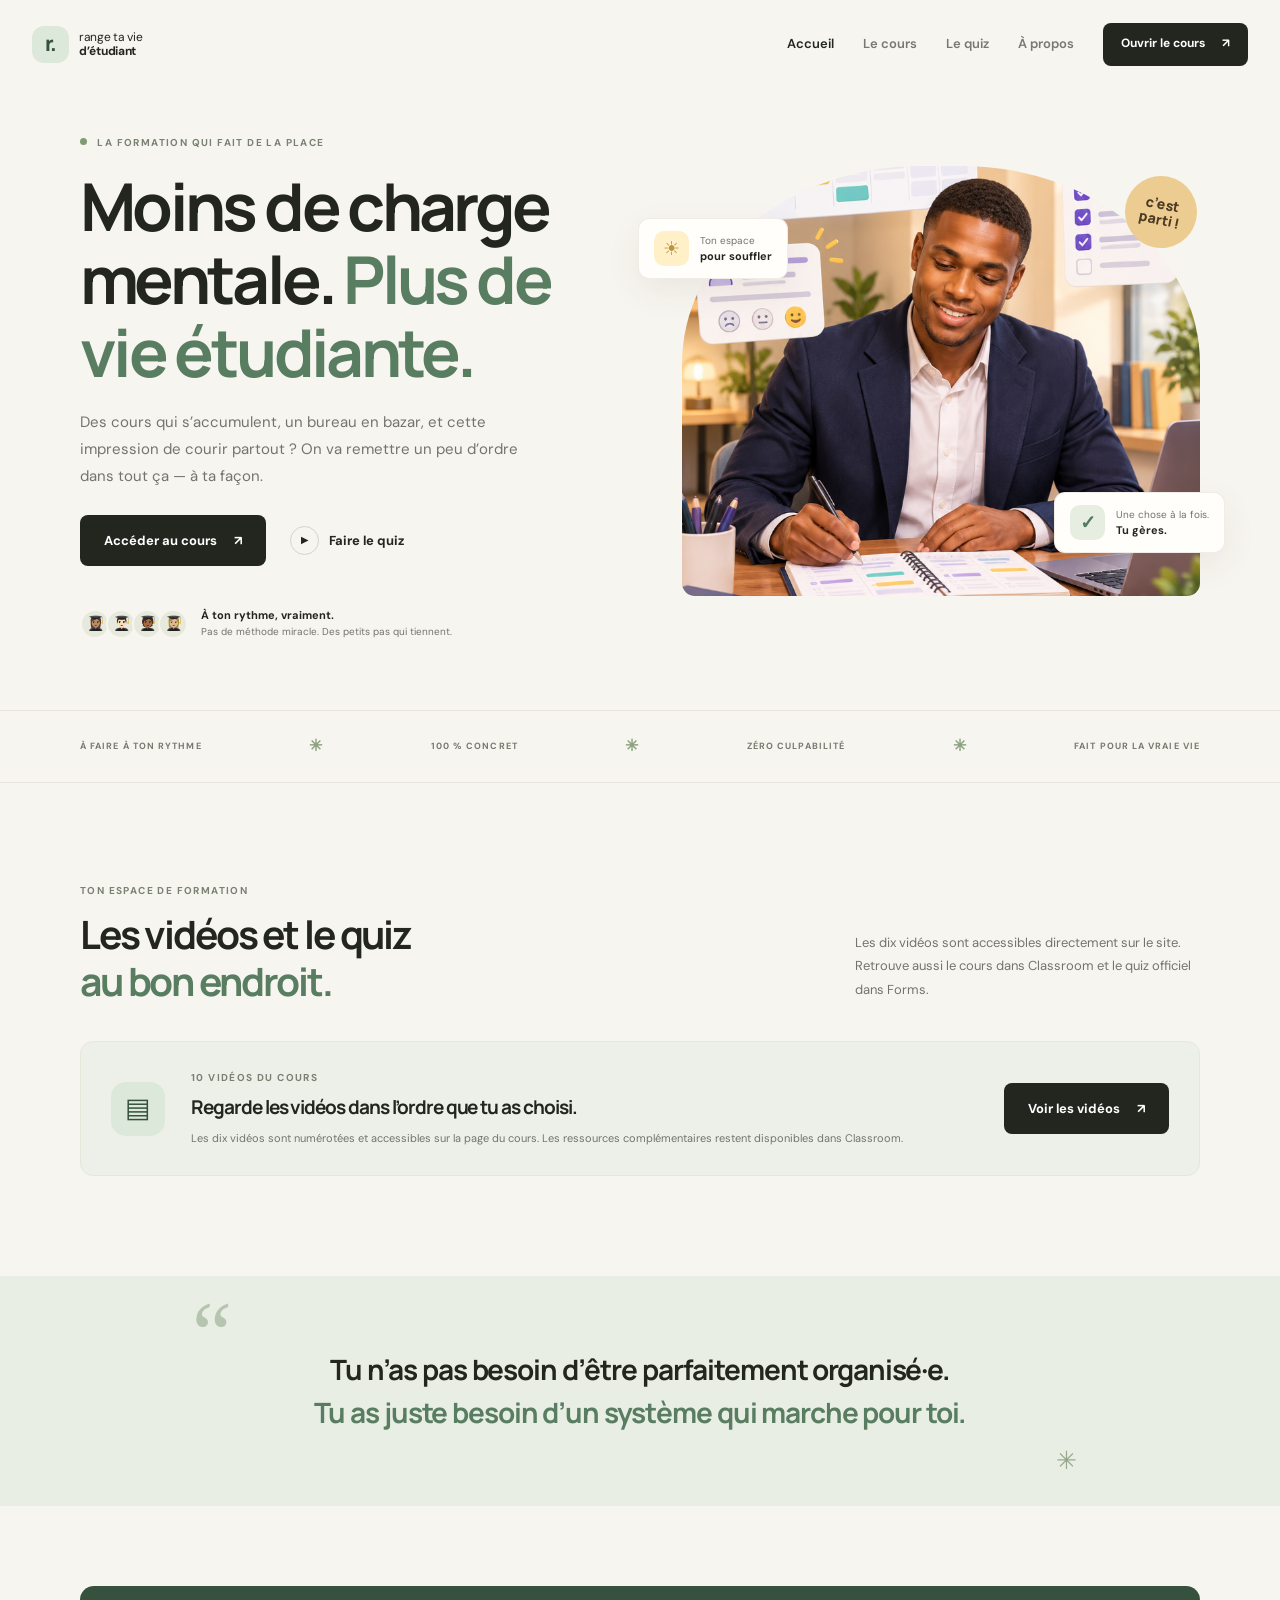
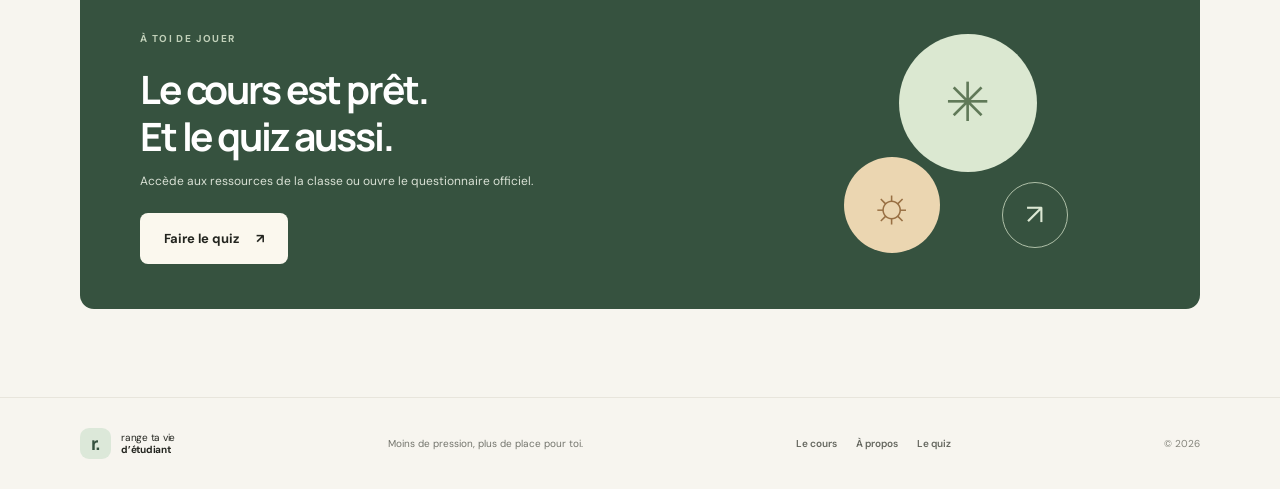
<file: index.html>
<!doctype html>
<html lang="fr">
<head>
  <meta charset="utf-8">
  <meta name="viewport" content="width=device-width, initial-scale=1">
  <meta name="theme-color" content="#f7f5ef">
  <meta name="description" content="Une formation douce et concrète pour mieux t’organiser, réviser sans stress et profiter de ta vie étudiante.">
  <title>Range ta vie d’étudiant — Moins de charge mentale</title>
  <link rel="preconnect" href="https://fonts.googleapis.com">
  <link rel="preconnect" href="https://fonts.gstatic.com" crossorigin>
  <link href="https://fonts.googleapis.com/css2?family=DM+Sans:wght@400;500;600;700&family=Manrope:wght@400;500;600;700;800&display=swap" rel="stylesheet">
  <link rel="stylesheet" href="css/style.css">
  <script src="js/main.js" defer></script>
</head>
<body>
  <header class="site-header">
    <a class="brand" href="index.html" aria-label="Range ta vie d’étudiant, accueil">
      <span class="brand-mark" aria-hidden="true">r.</span>
      <span>range ta vie<br><strong>d’étudiant</strong></span>
    </a>
    <button class="menu-toggle" type="button" aria-expanded="false" aria-controls="site-nav" aria-label="Ouvrir le menu">
      <span></span><span></span>
    </button>
    <nav class="site-nav" id="site-nav" aria-label="Navigation principale">
      <a class="nav-link active" href="index.html" aria-current="page">Accueil</a>
      <a class="nav-link" href="modules.html">Le cours</a>
      <a class="nav-link" href="quiz.html">Le quiz</a>
      <a class="nav-link" href="a-propos.html">À propos</a>
      <a class="button button-small button-dark nav-cta" href="modules.html">Ouvrir le cours <span aria-hidden="true">↗</span></a>
    </nav>
  </header>

  <main>
    <section class="hero container">
      <div class="hero-copy">
        <p class="eyebrow"><span class="eyebrow-dot"></span> LA FORMATION QUI FAIT DE LA PLACE</p>
        <h1>Moins de charge<br>mentale. <span>Plus de<br>vie étudiante.</span></h1>
        <p class="hero-description">Des cours qui s’accumulent, un bureau en bazar, et cette impression de courir partout ? On va remettre un peu d’ordre dans tout ça — à ta façon.</p>
        <div class="hero-actions">
          <a class="button button-dark" href="modules.html">Accéder au cours <span aria-hidden="true">↗</span></a>
          <a class="text-link" href="quiz.html"><span class="play-icon" aria-hidden="true">▶</span> Faire le quiz</a>
        </div>
        <div class="hero-proof">
          <div class="avatar-stack" aria-hidden="true"><span>👩🏽‍🎓</span><span>👨🏻‍🎓</span><span>🧑🏾‍🎓</span><span>👩🏼‍🎓</span></div>
          <p><strong>À ton rythme, vraiment.</strong><br>Pas de méthode miracle. Des petits pas qui tiennent.</p>
        </div>
      </div>
      <div class="hero-visual">
        <img src="assets/images/couverture.png" alt="Étudiant qui organise sa semaine et prend des notes à son bureau">
        <div class="floating-note note-top"><span class="note-icon sun-icon">☀</span><span>Ton espace<br><strong>pour souffler</strong></span></div>
        <div class="floating-note note-bottom"><span class="note-icon check-icon">✓</span><span>Une chose à la fois.<br><strong>Tu gères.</strong></span></div>
        <span class="hero-sticker" aria-hidden="true">c’est<br>parti !</span>
      </div>
    </section>

    <section class="promise-strip" aria-label="À propos de la formation">
      <div class="container promise-inner">
        <span>À FAIRE À TON RYTHME</span><span class="promise-star" aria-hidden="true">✳</span>
        <span>100 % CONCRET</span><span class="promise-star" aria-hidden="true">✳</span>
        <span>ZÉRO CULPABILITÉ</span><span class="promise-star" aria-hidden="true">✳</span>
        <span>FAIT POUR LA VRAIE VIE</span>
      </div>
    </section>

    <section class="section container" id="comment-ca-marche">
      <div class="section-heading">
        <div><p class="eyebrow">TON ESPACE DE FORMATION</p><h2>Les vidéos et le quiz<br><span>au bon endroit.</span></h2></div>
        <p>Les dix vidéos sont accessibles directement sur le site. Retrouve aussi le cours dans Classroom et le quiz officiel dans Forms.</p>
      </div>
      <div class="classroom-promo">
        <div class="classroom-promo-icon" aria-hidden="true">▤</div>
        <div><p class="eyebrow">10 VIDÉOS DU COURS</p><h3>Regarde les vidéos dans l’ordre que tu as choisi.</h3><p>Les dix vidéos sont numérotées et accessibles sur la page du cours. Les ressources complémentaires restent disponibles dans Classroom.</p></div>
        <a class="button button-dark" href="modules.html">Voir les vidéos <span aria-hidden="true">↗</span></a>
      </div>
    </section>

    <section class="quote-band">
      <div class="container quote-inner"><span class="quote-mark" aria-hidden="true">“</span><blockquote>Tu n’as pas besoin d’être parfaitement organisé·e.<br><span>Tu as juste besoin d’un système qui marche pour toi.</span></blockquote><span class="quote-sparkle" aria-hidden="true">✳</span></div>
    </section>

    <section class="section container closing-section">
      <div class="closing-card"><div><p class="eyebrow">À TOI DE JOUER</p><h2>Le cours est prêt.<br>Et le quiz aussi.</h2><p>Accède aux ressources de la classe ou ouvre le questionnaire officiel.</p><a class="button button-light" href="quiz.html">Faire le quiz <span aria-hidden="true">↗</span></a></div><div class="closing-doodle" aria-hidden="true"><span>✳</span><span>☼</span><span>↗</span></div></div>
    </section>
  </main>

  <footer class="site-footer"><div class="container footer-inner"><a class="brand footer-brand" href="index.html"><span class="brand-mark">r.</span><span>range ta vie<br><strong>d’étudiant</strong></span></a><p>Moins de pression, plus de place pour toi.</p><div class="footer-links"><a href="modules.html">Le cours</a><a href="a-propos.html">À propos</a><a href="quiz.html">Le quiz</a></div><span class="copyright">© <span data-year></span></span></div></footer>
</body>
</html>
</file>
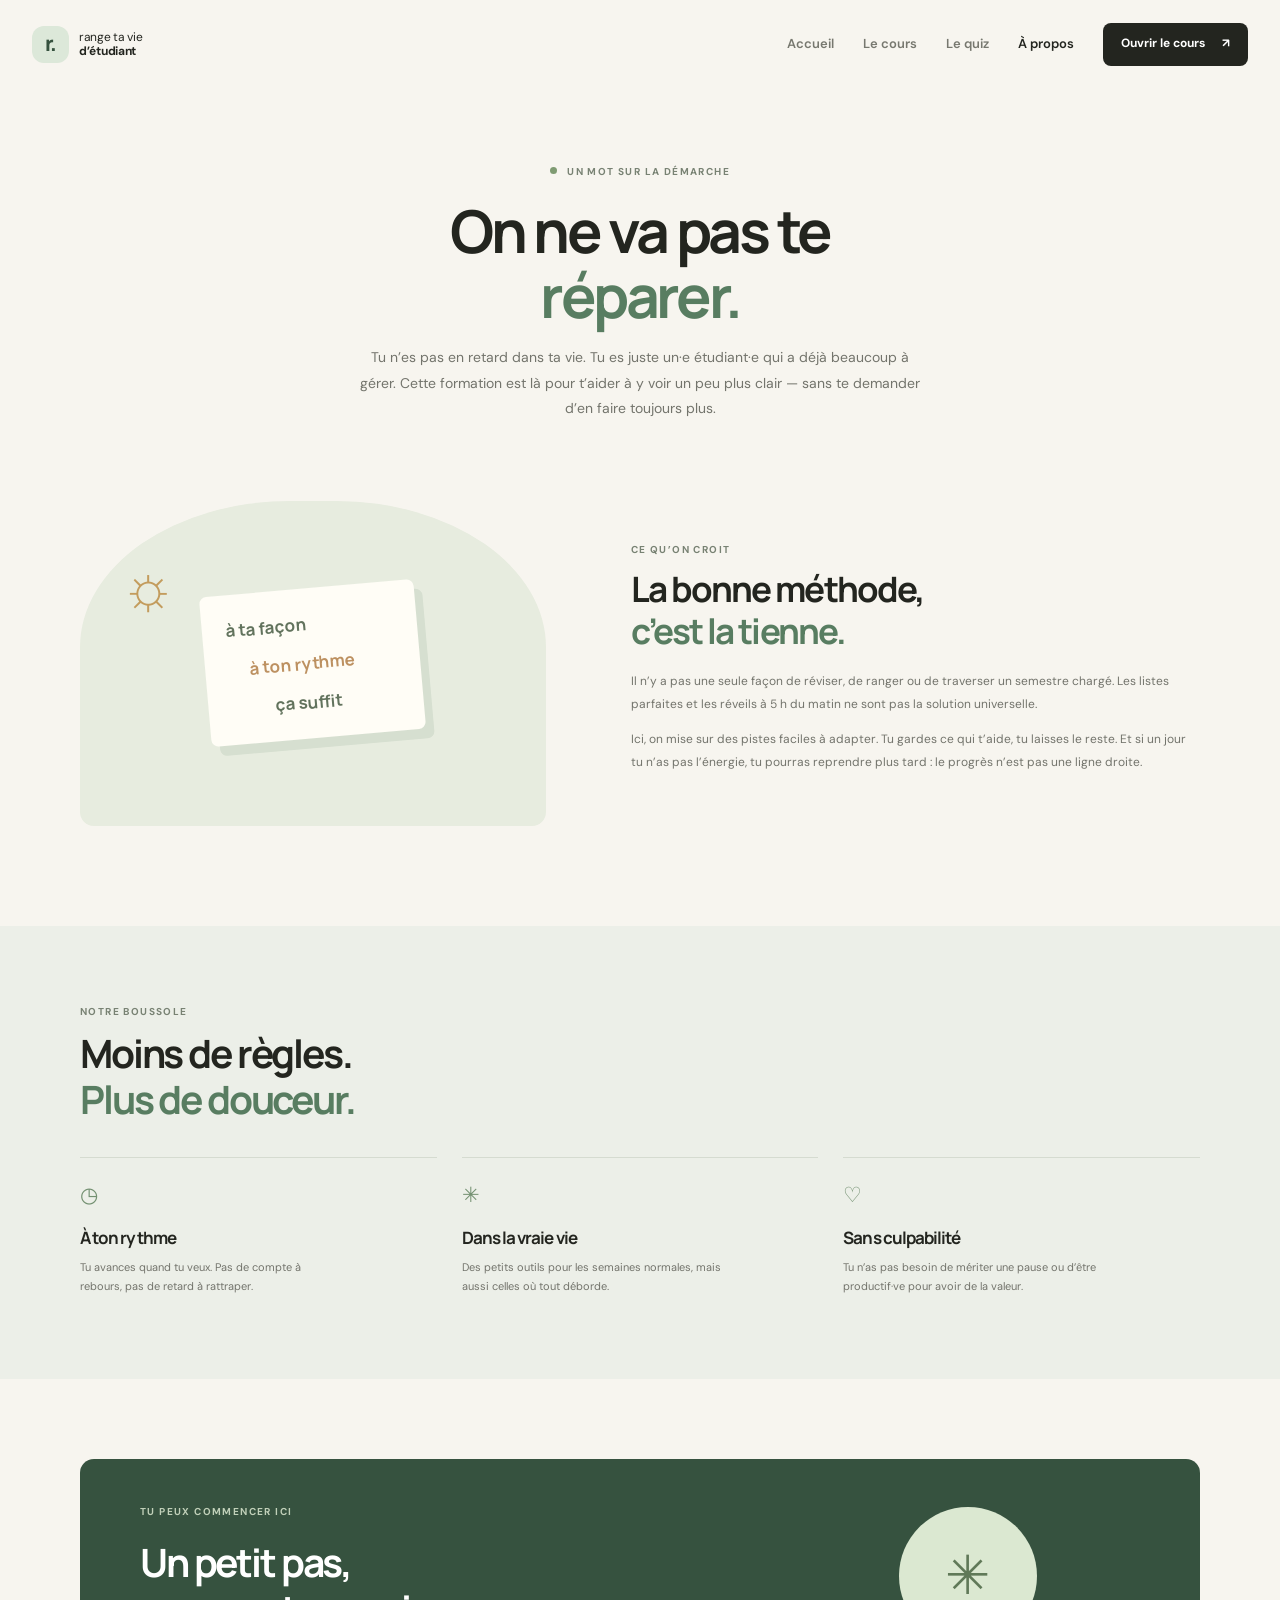
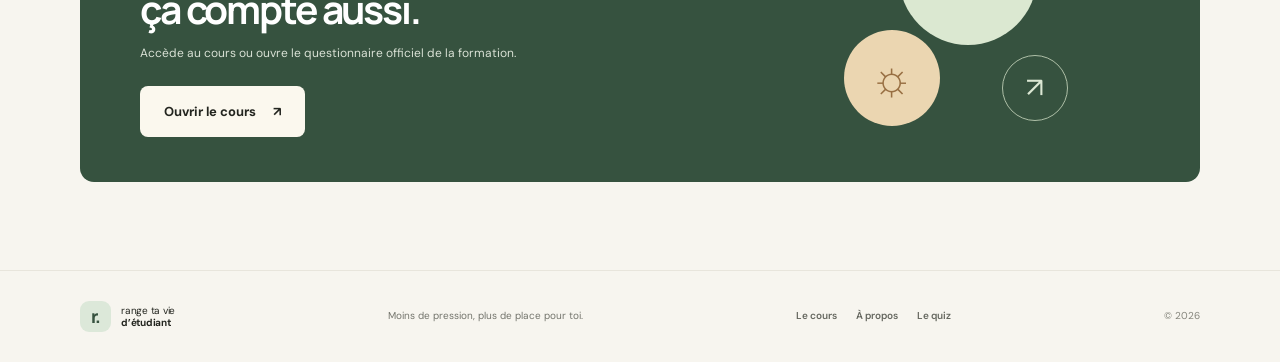
<file: a-propos.html>
<!doctype html>
<html lang="fr">
<head>
  <meta charset="utf-8">
  <meta name="viewport" content="width=device-width, initial-scale=1">
  <meta name="theme-color" content="#f7f5ef">
  <meta name="description" content="Découvre l’esprit derrière Range ta vie d’étudiant : une formation bienveillante, simple et pensée pour la vraie vie.">
  <title>À propos — Range ta vie d’étudiant</title>
  <link rel="preconnect" href="https://fonts.googleapis.com">
  <link rel="preconnect" href="https://fonts.gstatic.com" crossorigin>
  <link href="https://fonts.googleapis.com/css2?family=DM+Sans:wght@400;500;600;700&family=Manrope:wght@400;500;600;700;800&display=swap" rel="stylesheet">
  <link rel="stylesheet" href="css/style.css">
  <script src="js/main.js" defer></script>
</head>
<body>
  <header class="site-header">
    <a class="brand" href="index.html" aria-label="Range ta vie d’étudiant, accueil"><span class="brand-mark">r.</span><span>range ta vie<br><strong>d’étudiant</strong></span></a>
    <button class="menu-toggle" type="button" aria-expanded="false" aria-controls="site-nav" aria-label="Ouvrir le menu"><span></span><span></span></button>
    <nav class="site-nav" id="site-nav" aria-label="Navigation principale"><a class="nav-link" href="index.html">Accueil</a><a class="nav-link" href="modules.html">Le cours</a><a class="nav-link" href="quiz.html">Le quiz</a><a class="nav-link active" href="a-propos.html" aria-current="page">À propos</a><a class="button button-small button-dark nav-cta" href="modules.html">Ouvrir le cours <span aria-hidden="true">↗</span></a></nav>
  </header>
  <main>
    <section class="page-hero container about-hero"><p class="eyebrow"><span class="eyebrow-dot"></span> UN MOT SUR LA DÉMARCHE</p><h1>On ne va pas te<br><span>réparer.</span></h1><p>Tu n’es pas en retard dans ta vie. Tu es juste un·e étudiant·e qui a déjà beaucoup à gérer. Cette formation est là pour t’aider à y voir un peu plus clair — sans te demander d’en faire toujours plus.</p></section>
    <section class="about-manifesto container">
      <div class="manifesto-visual"><div class="manifesto-sun">☼</div><div class="manifesto-note"><span>à ta façon</span><span>à ton rythme</span><span>ça suffit</span></div></div>
      <div class="manifesto-copy"><p class="eyebrow">CE QU’ON CROIT</p><h2>La bonne méthode,<br><span>c’est la tienne.</span></h2><p>Il n’y a pas une seule façon de réviser, de ranger ou de traverser un semestre chargé. Les listes parfaites et les réveils à 5 h du matin ne sont pas la solution universelle.</p><p>Ici, on mise sur des pistes faciles à adapter. Tu gardes ce qui t’aide, tu laisses le reste. Et si un jour tu n’as pas l’énergie, tu pourras reprendre plus tard : le progrès n’est pas une ligne droite.</p></div>
    </section>
    <section class="values-section"><div class="container"><p class="eyebrow">NOTRE BOUSSOLE</p><h2>Moins de règles.<br><span>Plus de douceur.</span></h2><div class="values-grid"><article><span aria-hidden="true">◷</span><h3>À ton rythme</h3><p>Tu avances quand tu veux. Pas de compte à rebours, pas de retard à rattraper.</p></article><article><span aria-hidden="true">✳</span><h3>Dans la vraie vie</h3><p>Des petits outils pour les semaines normales, mais aussi celles où tout déborde.</p></article><article><span aria-hidden="true">♡</span><h3>Sans culpabilité</h3><p>Tu n’as pas besoin de mériter une pause ou d’être productif·ve pour avoir de la valeur.</p></article></div></div></section>
    <section class="section container closing-section"><div class="closing-card"><div><p class="eyebrow">TU PEUX COMMENCER ICI</p><h2>Un petit pas,<br>ça compte aussi.</h2><p>Accède au cours ou ouvre le questionnaire officiel de la formation.</p><a class="button button-light" href="modules.html">Ouvrir le cours <span aria-hidden="true">↗</span></a></div><div class="closing-doodle" aria-hidden="true"><span>✳</span><span>☼</span><span>↗</span></div></div></section>
  </main>
  <footer class="site-footer"><div class="container footer-inner"><a class="brand footer-brand" href="index.html"><span class="brand-mark">r.</span><span>range ta vie<br><strong>d’étudiant</strong></span></a><p>Moins de pression, plus de place pour toi.</p><div class="footer-links"><a href="modules.html">Le cours</a><a href="a-propos.html">À propos</a><a href="quiz.html">Le quiz</a></div><span class="copyright">© <span data-year></span></span></div></footer>
</body>
</html>
</file>
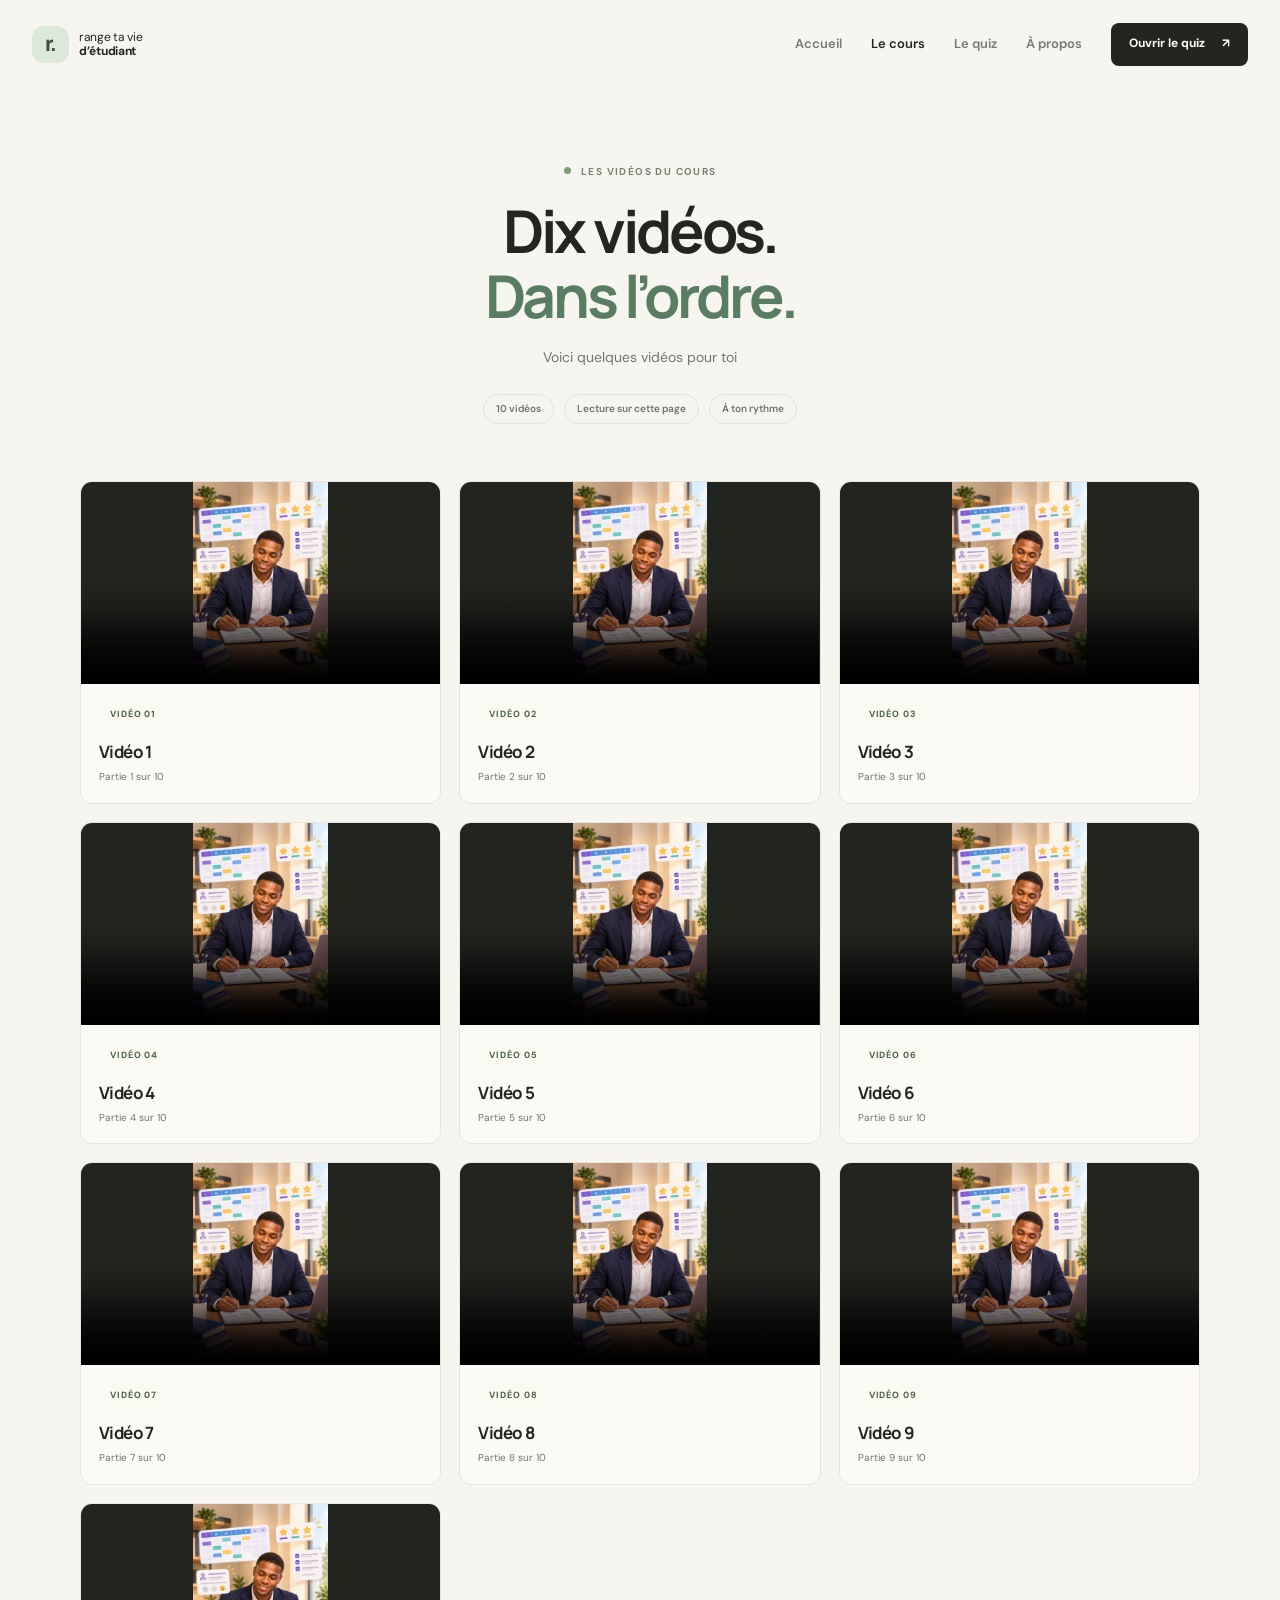
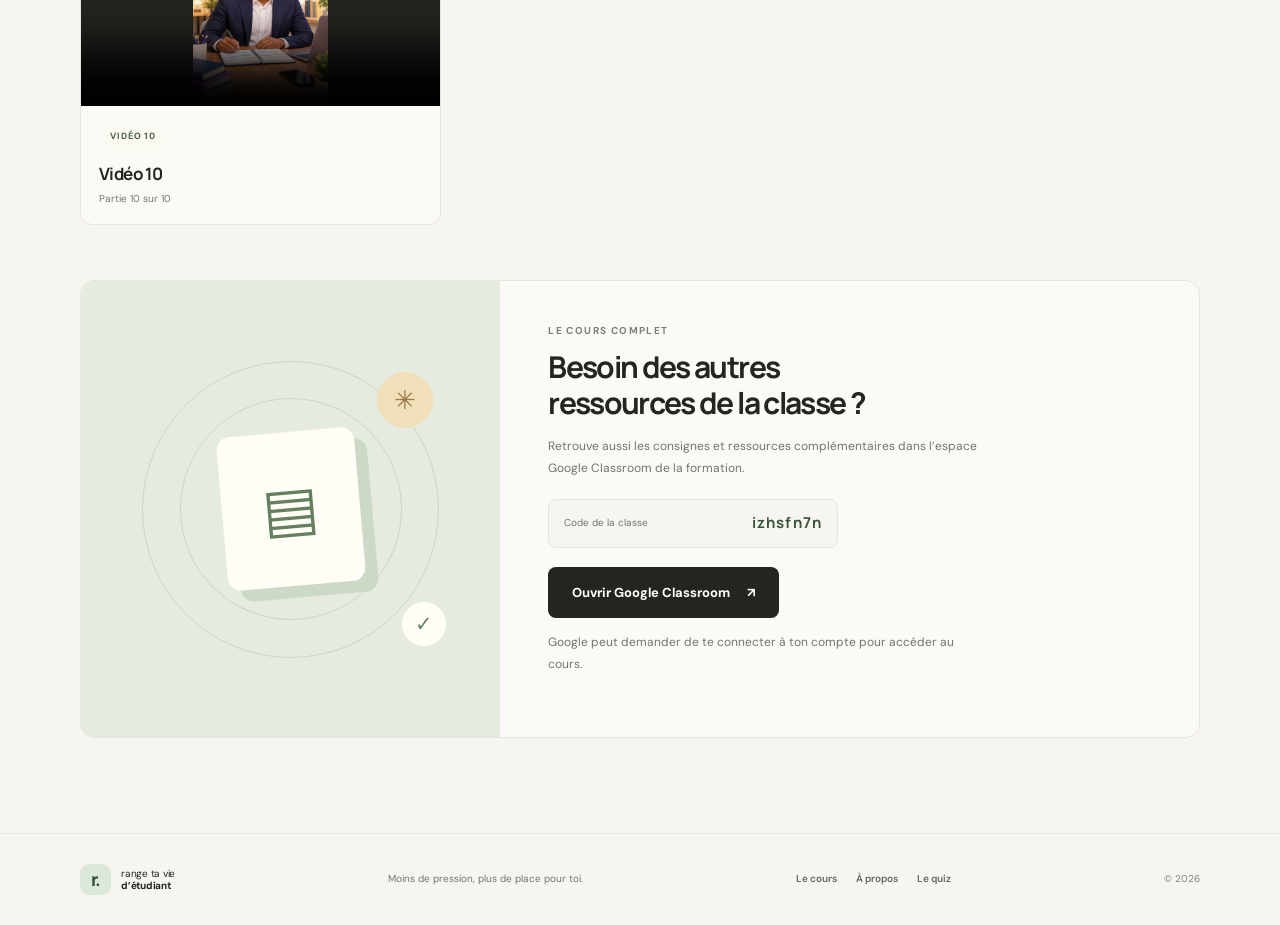
<file: modules.html>
<!doctype html>
<html lang="fr">
<head>
  <meta charset="utf-8">
  <meta name="viewport" content="width=device-width, initial-scale=1">
  <meta name="theme-color" content="#f7f5ef">
  <meta name="description" content="Accède au cours Range ta vie d’étudiant sur Google Classroom avec le code de classe fourni.">
  <title>Le cours — Range ta vie d’étudiant</title>
  <link rel="preconnect" href="https://fonts.googleapis.com">
  <link rel="preconnect" href="https://fonts.gstatic.com" crossorigin>
  <link href="https://fonts.googleapis.com/css2?family=DM+Sans:wght@400;500;600;700&family=Manrope:wght@400;500;600;700;800&display=swap" rel="stylesheet">
  <link rel="stylesheet" href="css/style.css">
  <script src="js/main.js" defer></script>
</head>
<body>
  <header class="site-header">
    <a class="brand" href="index.html" aria-label="Range ta vie d’étudiant, accueil"><span class="brand-mark">r.</span><span>range ta vie<br><strong>d’étudiant</strong></span></a>
    <button class="menu-toggle" type="button" aria-expanded="false" aria-controls="site-nav" aria-label="Ouvrir le menu"><span></span><span></span></button>
    <nav class="site-nav" id="site-nav" aria-label="Navigation principale"><a class="nav-link" href="index.html">Accueil</a><a class="nav-link active" href="modules.html" aria-current="page">Le cours</a><a class="nav-link" href="quiz.html">Le quiz</a><a class="nav-link" href="a-propos.html">À propos</a><a class="button button-small button-dark nav-cta" href="quiz.html">Ouvrir le quiz <span aria-hidden="true">↗</span></a></nav>
  </header>
  <main>
    <section class="page-hero container"><p class="eyebrow"><span class="eyebrow-dot"></span> LES VIDÉOS DU COURS</p><h1>Dix vidéos.<br><span>Dans l’ordre.</span></h1><p>Voici quelques vidéos pour toi</p><div class="course-meta"><span>10 vidéos</span><span>Lecture sur cette page</span><span>À ton rythme</span></div></section>
    <p class="video-server-notice container" data-video-server-notice role="note" hidden>Tu as ouvert le site comme un fichier. Pour lire les vidéos, lance d’abord <strong>Ouvrir le site.bat</strong> depuis le dossier du site, puis ouvre <a href="http://127.0.0.1:8765/modules.html">la page des vidéos sur le serveur local</a>.</p>
    <section class="video-library-section container" aria-label="Les dix vidéos du cours">
      <div class="video-library-grid">
        <article class="lesson-video-card"><div class="lesson-video-frame"><video controls playsinline preload="none" poster="assets/images/couverture.png" aria-label="Vidéo 1 sur 10"><source src="assets/videos/video-01.mp4" type="video/mp4">Ton navigateur ne prend pas en charge les vidéos MP4.</video></div><div class="lesson-video-copy"><span class="module-pill">VIDÉO 01</span><h2>Vidéo 1</h2><p>Partie 1 sur 10</p></div></article>
        <article class="lesson-video-card"><div class="lesson-video-frame"><video controls playsinline preload="none" poster="assets/images/couverture.png" aria-label="Vidéo 2 sur 10"><source src="assets/videos/video-02.mp4" type="video/mp4">Ton navigateur ne prend pas en charge les vidéos MP4.</video></div><div class="lesson-video-copy"><span class="module-pill">VIDÉO 02</span><h2>Vidéo 2</h2><p>Partie 2 sur 10</p></div></article>
        <article class="lesson-video-card"><div class="lesson-video-frame"><video controls playsinline preload="none" poster="assets/images/couverture.png" aria-label="Vidéo 3 sur 10"><source src="assets/videos/video-03.mp4" type="video/mp4">Ton navigateur ne prend pas en charge les vidéos MP4.</video></div><div class="lesson-video-copy"><span class="module-pill">VIDÉO 03</span><h2>Vidéo 3</h2><p>Partie 3 sur 10</p></div></article>
        <article class="lesson-video-card"><div class="lesson-video-frame"><video controls playsinline preload="none" poster="assets/images/couverture.png" aria-label="Vidéo 4 sur 10"><source src="assets/videos/video-04.mp4" type="video/mp4">Ton navigateur ne prend pas en charge les vidéos MP4.</video></div><div class="lesson-video-copy"><span class="module-pill">VIDÉO 04</span><h2>Vidéo 4</h2><p>Partie 4 sur 10</p></div></article>
        <article class="lesson-video-card"><div class="lesson-video-frame"><video controls playsinline preload="none" poster="assets/images/couverture.png" aria-label="Vidéo 5 sur 10"><source src="assets/videos/video-05.mp4" type="video/mp4">Ton navigateur ne prend pas en charge les vidéos MP4.</video></div><div class="lesson-video-copy"><span class="module-pill">VIDÉO 05</span><h2>Vidéo 5</h2><p>Partie 5 sur 10</p></div></article>
        <article class="lesson-video-card"><div class="lesson-video-frame"><video controls playsinline preload="none" poster="assets/images/couverture.png" aria-label="Vidéo 6 sur 10"><source src="assets/videos/video-06.mp4" type="video/mp4">Ton navigateur ne prend pas en charge les vidéos MP4.</video></div><div class="lesson-video-copy"><span class="module-pill">VIDÉO 06</span><h2>Vidéo 6</h2><p>Partie 6 sur 10</p></div></article>
        <article class="lesson-video-card"><div class="lesson-video-frame"><video controls playsinline preload="none" poster="assets/images/couverture.png" aria-label="Vidéo 7 sur 10"><source src="assets/videos/video-07.mp4" type="video/mp4">Ton navigateur ne prend pas en charge les vidéos MP4.</video></div><div class="lesson-video-copy"><span class="module-pill">VIDÉO 07</span><h2>Vidéo 7</h2><p>Partie 7 sur 10</p></div></article>
        <article class="lesson-video-card"><div class="lesson-video-frame"><video controls playsinline preload="none" poster="assets/images/couverture.png" aria-label="Vidéo 8 sur 10"><source src="assets/videos/video-08.mp4" type="video/mp4">Ton navigateur ne prend pas en charge les vidéos MP4.</video></div><div class="lesson-video-copy"><span class="module-pill">VIDÉO 08</span><h2>Vidéo 8</h2><p>Partie 8 sur 10</p></div></article>
        <article class="lesson-video-card"><div class="lesson-video-frame"><video controls playsinline preload="none" poster="assets/images/couverture.png" aria-label="Vidéo 9 sur 10"><source src="assets/videos/video-09.mp4" type="video/mp4">Ton navigateur ne prend pas en charge les vidéos MP4.</video></div><div class="lesson-video-copy"><span class="module-pill">VIDÉO 09</span><h2>Vidéo 9</h2><p>Partie 9 sur 10</p></div></article>
        <article class="lesson-video-card"><div class="lesson-video-frame"><video controls playsinline preload="none" poster="assets/images/couverture.png" aria-label="Vidéo 10 sur 10"><source src="assets/videos/video-10.mp4" type="video/mp4">Ton navigateur ne prend pas en charge les vidéos MP4.</video></div><div class="lesson-video-copy"><span class="module-pill">VIDÉO 10</span><h2>Vidéo 10</h2><p>Partie 10 sur 10</p></div></article>
      </div>
    </section>
    <section class="course-access-section container">
      <article class="course-access-card">
        <div class="course-access-art" aria-hidden="true"><span class="access-folder">▤</span><span class="access-spark">✳</span><span class="access-check">✓</span></div>
        <div class="course-access-copy">
          <p class="eyebrow">LE COURS COMPLET</p>
          <h2>Besoin des autres<br>ressources de la classe ?</h2>
          <p>Retrouve aussi les consignes et ressources complémentaires dans l’espace Google Classroom de la formation.</p>
          <div class="course-code"><span>Code de la classe</span><strong>izhsfn7n</strong></div>
          <a class="button button-dark" href="https://classroom.google.com/c/ODI2ODAyNjIyODg0?cjc=izhsfn7n" target="_blank" rel="noopener noreferrer">Ouvrir Google Classroom <span aria-hidden="true">↗</span></a>
          <p class="access-note">Google peut demander de te connecter à ton compte pour accéder au cours.</p>
        </div>
      </article>
    </section>
  </main>
  <footer class="site-footer"><div class="container footer-inner"><a class="brand footer-brand" href="index.html"><span class="brand-mark">r.</span><span>range ta vie<br><strong>d’étudiant</strong></span></a><p>Moins de pression, plus de place pour toi.</p><div class="footer-links"><a href="modules.html">Le cours</a><a href="a-propos.html">À propos</a><a href="quiz.html">Le quiz</a></div><span class="copyright">© <span data-year></span></span></div></footer>
</body>
</html>
</file>
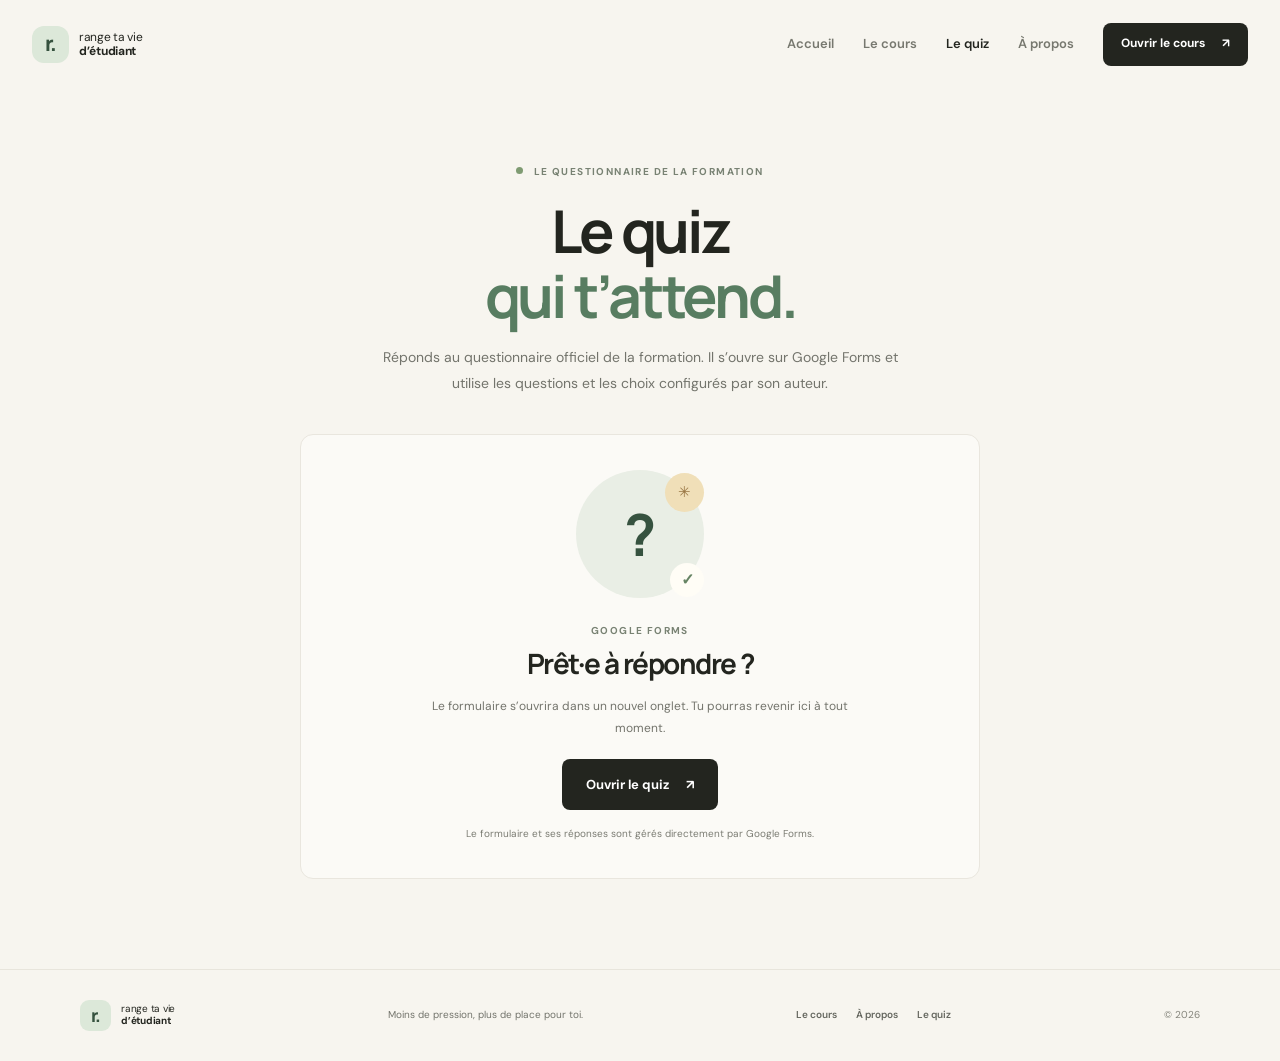
<file: quiz.html>
<!doctype html>
<html lang="fr">
<head>
  <meta charset="utf-8">
  <meta name="viewport" content="width=device-width, initial-scale=1">
  <meta name="theme-color" content="#f7f5ef">
  <meta name="description" content="Accède au quiz officiel Range ta vie d’étudiant hébergé sur Google Forms.">
  <title>Le quiz — Range ta vie d’étudiant</title>
  <link rel="preconnect" href="https://fonts.googleapis.com">
  <link rel="preconnect" href="https://fonts.gstatic.com" crossorigin>
  <link href="https://fonts.googleapis.com/css2?family=DM+Sans:wght@400;500;600;700&family=Manrope:wght@400;500;600;700;800&display=swap" rel="stylesheet">
  <link rel="stylesheet" href="css/style.css">
  <script src="js/main.js" defer></script>
</head>
<body>
  <header class="site-header">
    <a class="brand" href="index.html" aria-label="Range ta vie d’étudiant, accueil"><span class="brand-mark">r.</span><span>range ta vie<br><strong>d’étudiant</strong></span></a>
    <button class="menu-toggle" type="button" aria-expanded="false" aria-controls="site-nav" aria-label="Ouvrir le menu"><span></span><span></span></button>
    <nav class="site-nav" id="site-nav" aria-label="Navigation principale"><a class="nav-link" href="index.html">Accueil</a><a class="nav-link" href="modules.html">Le cours</a><a class="nav-link active" href="quiz.html" aria-current="page">Le quiz</a><a class="nav-link" href="a-propos.html">À propos</a><a class="button button-small button-dark nav-cta" href="modules.html">Ouvrir le cours <span aria-hidden="true">↗</span></a></nav>
  </header>
  <main>
    <section class="page-hero quiz-hero container"><p class="eyebrow"><span class="eyebrow-dot"></span> LE QUESTIONNAIRE DE LA FORMATION</p><h1>Le quiz<br><span>qui t’attend.</span></h1><p>Réponds au questionnaire officiel de la formation. Il s’ouvre sur Google Forms et utilise les questions et les choix configurés par son auteur.</p></section>
    <section class="quiz-wrap container">
      <article class="external-quiz-card">
        <div class="quiz-card-art" aria-hidden="true"><span>?</span><i>✳</i><b>✓</b></div>
        <p class="eyebrow">GOOGLE FORMS</p>
        <h2>Prêt·e à répondre ?</h2>
        <p>Le formulaire s’ouvrira dans un nouvel onglet. Tu pourras revenir ici à tout moment.</p>
        <a class="button button-dark" href="https://docs.google.com/forms/d/e/1FAIpQLSeabF2TVk_FQI3DPZJOstu6in3TQPsbHOI-p7lxRyKmaJV_Jw/viewform?usp=dialog" target="_blank" rel="noopener noreferrer">Ouvrir le quiz <span aria-hidden="true">↗</span></a>
        <p class="access-note">Le formulaire et ses réponses sont gérés directement par Google Forms.</p>
      </article>
    </section>
  </main>
  <footer class="site-footer"><div class="container footer-inner"><a class="brand footer-brand" href="index.html"><span class="brand-mark">r.</span><span>range ta vie<br><strong>d’étudiant</strong></span></a><p>Moins de pression, plus de place pour toi.</p><div class="footer-links"><a href="modules.html">Le cours</a><a href="a-propos.html">À propos</a><a href="quiz.html">Le quiz</a></div><span class="copyright">© <span data-year></span></span></div></footer>
</body>
</html>
</file>
<file: css/style.css>
:root {
  color-scheme: light;
  --paper: #f7f5ef;
  --ink: #23251f;
  --muted: #73746c;
  --green: #587d61;
  --green-dark: #36523f;
  --line: #e8e5dc;
  --font-body: "DM Sans", sans-serif;
  --font-heading: "Manrope", sans-serif;
}

* { box-sizing: border-box; }
html { scroll-behavior: smooth; }
body { margin: 0; background: var(--paper); color: var(--ink); font-family: var(--font-body); font-size: 15px; line-height: 1.65; }
a { color: inherit; text-decoration: none; }
button, input { font: inherit; }
button, a { -webkit-tap-highlight-color: transparent; }
img { display: block; max-width: 100%; }
.container { width: min(1120px, calc(100% - 64px)); margin-inline: auto; }
.site-header { width: min(1240px, calc(100% - 64px)); height: 88px; margin: auto; display: flex; align-items: center; justify-content: space-between; gap: 30px; }
.brand { display: inline-flex; align-items: center; gap: 10px; font-size: 12px; line-height: 1.2; letter-spacing: -.025em; flex-shrink: 0; }
.brand strong { font-weight: 700; }
.brand-mark { width: 37px; height: 37px; display: grid; place-items: center; border-radius: 12px; background: #dce8d9; color: var(--green-dark); font-family: var(--font-heading); font-size: 21px; font-weight: 800; letter-spacing: -.08em; }
.site-nav { display: flex; align-items: center; gap: 29px; }
.nav-link { color: #77786f; font-size: 13px; font-weight: 600; transition: color .2s ease; }
.nav-link:hover, .nav-link.active { color: var(--ink); }
.menu-toggle { display: none; }
.button { min-height: 51px; display: inline-flex; align-items: center; justify-content: center; gap: 17px; padding: 0 23px; border: 1px solid transparent; border-radius: 8px; font-size: 13px; font-weight: 700; cursor: pointer; transition: transform .2s ease, background .2s ease, border-color .2s ease; }
.button:hover { transform: translateY(-2px); }
.button-dark { background: var(--ink); color: #fff; }
.button-dark:hover { background: #3d4038; }
.button-small { min-height: 43px; padding-inline: 17px; font-size: 12px; }
.button-light { background: #fbf8ee; color: var(--ink); }
.button-light:hover { background: #fff; }
.button-outline { border-color: #deddd5; background: transparent; color: var(--ink); }
.button-outline:hover { border-color: #a7bba3; background: #f8faf5; }
.text-link { display: inline-flex; align-items: center; gap: 10px; font-size: 13px; font-weight: 700; }
.play-icon { display: grid; place-items: center; width: 29px; height: 29px; border: 1px solid #d5d4cb; border-radius: 50%; font-size: 9px; }
.hero { min-height: 570px; display: grid; grid-template-columns: 1.02fr .98fr; align-items: center; gap: 62px; padding-block: 35px 70px; }
.hero-copy { padding-top: 12px; }
.eyebrow { margin: 0 0 18px; color: #788273; font-size: 10px; font-weight: 700; letter-spacing: .14em; }
.eyebrow-dot { width: 7px; height: 7px; margin-right: 7px; display: inline-block; border-radius: 50%; background: #7f9b72; vertical-align: 1px; }
h1, h2, h3, p { margin-top: 0; }
h1, h2, h3 { font-family: var(--font-heading); letter-spacing: -.055em; }
.hero h1, .page-hero h1 { margin-bottom: 20px; font-size: clamp(42px, 5.3vw, 66px); font-weight: 700; line-height: 1.11; }
.hero h1 span, .page-hero h1 span, .section-heading h2 span, .closing-card h2 span, .manifesto-copy h2 span, .values-section h2 span, .module-finish h2 span { color: var(--green); }
.hero-description { max-width: 470px; margin-bottom: 25px; color: var(--muted); font-size: 15px; line-height: 1.8; }
.hero-actions { display: flex; align-items: center; flex-wrap: wrap; gap: 24px; }
.hero-proof { display: flex; align-items: center; gap: 13px; margin-top: 41px; }
.avatar-stack { display: flex; padding-left: 4px; }
.avatar-stack span { width: 30px; height: 30px; display: grid; place-items: center; margin-left: -4px; border: 2px solid var(--paper); border-radius: 50%; background: #e6e9dc; font-size: 14px; }
.hero-proof p { margin: 0; color: var(--muted); font-size: 10px; line-height: 1.55; }
.hero-proof strong { color: var(--ink); font-size: 11px; }
.hero-visual { position: relative; min-width: 0; }
.hero-visual > img { width: 100%; height: 430px; border-radius: 46% 46% 13px 13px; object-fit: cover; background: #e6e8d8; }
.floating-note { position: absolute; display: flex; align-items: center; gap: 11px; padding: 12px 15px; border: 1px solid rgba(235,233,224,.8); border-radius: 11px; background: #fffefa; box-shadow: 0 12px 35px #39392a12; color: var(--muted); font-size: 10px; line-height: 1.5; }
.floating-note strong { color: var(--ink); font-size: 11px; }
.note-top { top: 52px; left: -44px; }
.note-bottom { right: -25px; bottom: 43px; }
.note-icon { width: 35px; height: 35px; display: grid; place-items: center; border-radius: 10px; font-size: 19px; }
.sun-icon { background: #fff0c8; color: #bc9341; }.check-icon { background: #e5eee1; color: #557b5d; font-weight: 700; }
.hero-sticker { position: absolute; top: 10px; right: 3px; width: 72px; height: 72px; display: grid; place-content: center; border-radius: 50%; background: #edcc91; color: #4a3b22; font-family: var(--font-heading); font-size: 14px; font-weight: 800; line-height: 1.15; text-align: center; transform: rotate(12deg); }
.promise-strip { border-block: 1px solid var(--line); }
.promise-inner { min-height: 71px; display: flex; align-items: center; justify-content: space-between; gap: 17px; color: #77796f; font-size: 9px; font-weight: 700; letter-spacing: .12em; }
.promise-star { color: #8da281; font-size: 16px; }
.section { padding-block: 100px; }
.section-heading { display: flex; justify-content: space-between; align-items: end; gap: 35px; margin-bottom: 36px; }
.section-heading .eyebrow { margin-bottom: 12px; }
.section-heading h2, .module-finish h2, .values-section h2 { margin: 0; font-size: 39px; line-height: 1.2; }
.section-heading > p { max-width: 345px; margin: 0 0 4px; color: var(--muted); font-size: 13px; line-height: 1.8; }
.feature-grid { display: grid; grid-template-columns: repeat(3, 1fr); gap: 17px; }
.feature-card { position: relative; min-height: 290px; overflow: hidden; padding: 22px 23px; border-radius: 12px; }
.feature-lilac { background: #e9e5f1; }.feature-peach { background: #f4e4d7; }.feature-green { background: #e3eadc; }
.feature-number { position: relative; z-index: 1; color: #73756d; font-size: 9px; font-weight: 700; letter-spacing: .12em; }
.feature-illustration { height: 104px; position: relative; display: flex; align-items: center; justify-content: center; gap: 16px; color: #646d5c; font-size: 26px; }
.illustration-desk span:nth-child(2) { width: 42px; height: 49px; display: grid; place-items: center; border-radius: 5px; background: #fff9eb; box-shadow: 7px 6px 0 #c6bcd2; font-size: 20px; }
.illustration-desk span:nth-child(3) { font-size: 27px; }.illustration-desk span:first-child { color: #b28964; }
.illustration-plan { color: #a77559; }.illustration-plan span:nth-child(2) { width: 48px; height: 56px; display: grid; place-items: center; border-radius: 6px; background: #fff8f0; box-shadow: 7px 6px 0 #e4c9b8; color: #739176; font-size: 22px; }.plan-line { position: absolute; width: 126px; height: 1px; background: #c9a994; transform: rotate(-13deg); }
.illustration-calm { color: #79956f; font-size: 29px; }.illustration-calm span:nth-child(2) { color: #d1a96b; font-size: 43px; }
.feature-card h3 { margin: 6px 0 7px; font-size: 18px; letter-spacing: -.04em; }
.feature-card p { max-width: 265px; margin: 0; color: #696b64; font-size: 11px; line-height: 1.7; }
.arrow-link { position: absolute; right: 19px; bottom: 18px; width: 31px; height: 31px; display: grid; place-items: center; border: 1px solid #77776b66; border-radius: 50%; font-size: 14px; transition: background .2s ease, color .2s ease; }.arrow-link:hover { background: var(--ink); color: #fff; }
.quote-band { background: #e9eee5; }
.quote-inner { min-height: 230px; position: relative; display: grid; place-items: center; text-align: center; }
.quote-mark { position: absolute; top: 13px; left: 10%; color: #b5c5af; font-family: Georgia,serif; font-size: 90px; line-height: 1; }
.quote-inner blockquote { margin: 0; font-family: var(--font-heading); font-size: clamp(19px, 2.4vw, 28px); font-weight: 700; line-height: 1.55; letter-spacing: -.04em; }
.quote-inner blockquote span { color: var(--green); }.quote-sparkle { position: absolute; right: 11%; bottom: 25px; color: #95a78b; font-size: 25px; }
.closing-section { padding-top: 80px; padding-bottom: 88px; }
.closing-card { min-height: 320px; position: relative; overflow: hidden; display: flex; align-items: center; padding: 45px 60px; border-radius: 14px; background: var(--green-dark); color: #fff; }
.closing-card .eyebrow { color: #c1d0b9; }
.closing-card h2 { margin: 0 0 12px; font-size: 39px; line-height: 1.2; }
.closing-card h2 span { color: #d1e1c8; }
.closing-card > div:first-child > p:not(.eyebrow) { margin-bottom: 22px; color: #d9e1d5; font-size: 12px; }
.closing-doodle { position: absolute; top: 50%; right: 11%; width: 240px; height: 230px; transform: translateY(-50%); }
.closing-doodle span { position: absolute; display: grid; place-items: center; border-radius: 50%; }
.closing-doodle span:first-child { top: 1px; right: 40px; width: 138px; height: 138px; background: #dbe8d1; color: #607958; font-size: 54px; }
.closing-doodle span:nth-child(2) { right: 137px; bottom: 10px; width: 96px; height: 96px; background: #ebd6b1; color: #986f43; font-size: 48px; }
.closing-doodle span:nth-child(3) { right: 9px; bottom: 15px; width: 66px; height: 66px; border: 1px solid #aebfa7; color: #dce8d4; font-size: 28px; }
.site-footer { border-top: 1px solid var(--line); }
.footer-inner { min-height: 91px; display: flex; align-items: center; justify-content: space-between; gap: 25px; }
.footer-brand { font-size: 10px; }.footer-brand .brand-mark { width: 31px; height: 31px; border-radius: 9px; font-size: 18px; }
.footer-inner > p { margin: 0; color: var(--muted); font-size: 10px; }
.footer-links { display: flex; gap: 19px; color: #65675f; font-size: 10px; font-weight: 600; }.footer-links a:hover { color: var(--ink); }
.copyright { color: #84847b; font-size: 10px; }
.page-hero { padding-block: 76px 57px; text-align: center; }
.page-hero .eyebrow { margin-bottom: 17px; }
.page-hero h1 { margin-bottom: 17px; font-size: clamp(42px, 5vw, 59px); }
.page-hero > p:not(.eyebrow) { max-width: 520px; margin: auto; color: var(--muted); font-size: 14px; line-height: 1.8; }
.course-meta { display: flex; justify-content: center; flex-wrap: wrap; gap: 10px; margin-top: 23px; }
.course-meta span { padding: 6px 12px; border: 1px solid #e6e3db; border-radius: 20px; color: #707269; font-size: 10px; font-weight: 600; }
.video-library-section { padding-bottom: 55px; }
.video-server-notice { margin-bottom: 18px; padding: 14px 17px; border: 1px solid #e8d8ae; border-radius: 9px; background: #fff8e6; color: #665738; font-size: 11px; line-height: 1.7; }
.video-server-notice a { color: #36523f; font-weight: 700; text-decoration: underline; text-underline-offset: 2px; }
.video-library-grid { display: grid; grid-template-columns: repeat(3, minmax(0, 1fr)); gap: 18px; }
.lesson-video-card { min-width: 0; overflow: hidden; border: 1px solid #e8e5dc; border-radius: 12px; background: #fbfaf6; }
.lesson-video-frame { overflow: hidden; background: #22241f; }
.lesson-video-frame video { width: 100%; aspect-ratio: 16 / 9; display: block; object-fit: contain; background: #22241f; }
.lesson-video-copy { padding: 16px 18px 17px; }
.lesson-video-copy .module-pill { position: static; display: inline-block; margin-bottom: 9px; }
.lesson-video-copy h2 { margin: 0 0 3px; font-size: 17px; letter-spacing: -.035em; }
.lesson-video-copy p { margin: 0; color: var(--muted); font-size: 10px; }
.classroom-promo { display: grid; grid-template-columns: 58px 1fr auto; align-items: center; gap: 22px; padding: 28px 30px; border: 1px solid #e5e7db; border-radius: 13px; background: #edf0e8; }
.classroom-promo-icon { width: 54px; height: 54px; display: grid; place-items: center; border-radius: 15px; background: #dce8d9; color: var(--green-dark); font-size: 27px; }
.classroom-promo .eyebrow { margin-bottom: 6px; }
.classroom-promo h3 { margin: 0 0 5px; font-size: 19px; }
.classroom-promo p:not(.eyebrow) { margin: 0; color: var(--muted); font-size: 11px; line-height: 1.7; }
.classroom-promo p strong { color: var(--ink); }
.course-access-section { padding-bottom: 95px; }
.course-access-card { display: grid; grid-template-columns: .75fr 1.25fr; overflow: hidden; border: 1px solid #e8e5dc; border-radius: 14px; background: #fbfaf6; }
.course-access-art { min-height: 400px; position: relative; display: grid; place-items: center; overflow: hidden; background: #e6ebdf; }
.course-access-art::before, .course-access-art::after { position: absolute; width: 220px; height: 220px; border: 1px solid #cbd6c3; border-radius: 50%; content: ""; }
.course-access-art::after { width: 295px; height: 295px; }
.access-folder { z-index: 1; width: 138px; height: 154px; display: grid; place-items: center; border-radius: 13px; background: #fffdf6; box-shadow: 12px 12px 0 #cdd9c7; color: #648060; font-size: 60px; transform: rotate(-5deg); }
.access-spark, .access-check { position: absolute; z-index: 2; display: grid; place-items: center; border-radius: 50%; }
.access-spark { top: 20%; right: 16%; width: 56px; height: 56px; background: #f0dfb8; color: #9b784b; font-size: 26px; }
.access-check { right: 13%; bottom: 20%; width: 44px; height: 44px; background: #fffdf6; color: #668464; font-size: 21px; }
.course-access-copy { align-self: center; padding: 42px 48px; }
.course-access-copy .eyebrow { margin-bottom: 9px; }
.course-access-copy h2, .external-quiz-card h2 { margin: 0 0 14px; font-size: 30px; line-height: 1.2; }
.course-access-copy > p:not(.eyebrow), .external-quiz-card > p:not(.eyebrow, .access-note) { max-width: 440px; margin-bottom: 20px; color: var(--muted); font-size: 12px; line-height: 1.85; }
.course-code { display: flex; align-items: center; justify-content: space-between; max-width: 290px; margin: 0 0 19px; padding: 11px 15px; border: 1px solid #e6e5dc; border-radius: 8px; background: #f7f5ef; }
.course-code span { color: var(--muted); font-size: 10px; }
.course-code strong { color: var(--green-dark); font-family: var(--font-heading); font-size: 15px; letter-spacing: .08em; }
.access-note { margin: 13px 0 0; color: #7b7c73; font-size: 10px; line-height: 1.65; }
.external-quiz-card { padding: 35px 40px; border: 1px solid #e9e6de; border-radius: 13px; background: #fbfaf6; text-align: center; }
.quiz-card-art { width: 128px; height: 128px; position: relative; display: grid; place-items: center; margin: 0 auto 25px; border-radius: 50%; background: #e9eee5; color: var(--green-dark); }
.quiz-card-art span { font-family: var(--font-heading); font-size: 58px; font-weight: 700; }
.quiz-card-art i, .quiz-card-art b { position: absolute; display: grid; place-items: center; border-radius: 50%; font-style: normal; }
.quiz-card-art i { top: 3px; right: 0; width: 39px; height: 39px; background: #f0dfb8; color: #987543; }
.quiz-card-art b { right: 0; bottom: 1px; width: 34px; height: 34px; background: #fffdf6; color: #668464; font-size: 16px; }
.external-quiz-card .eyebrow { margin-bottom: 8px; }
.external-quiz-card h2 { font-size: 28px; }
.external-quiz-card > p:not(.eyebrow, .access-note) { margin-inline: auto; }
.external-quiz-card .access-note { margin-top: 16px; }
.module-list { display: grid; gap: 30px; padding-bottom: 55px; }
.module-card { display: grid; grid-template-columns: .9fr 1.1fr; overflow: hidden; border: 1px solid #e9e6de; border-radius: 14px; background: #fbfaf6; }
.module-card.module-reverse { grid-template-columns: 1.1fr .9fr; }
.module-reverse .module-art { order: 2; }.module-reverse .module-content { order: 1; }
.module-art { min-height: 435px; position: relative; background: #e5e9dd; }
.module-card:nth-child(2) .module-art { background: #f0e2d5; }.module-card:nth-child(3) .module-art { background: #e7e7d8; }
.module-art img { width: 100%; height: 100%; position: absolute; inset: 0; object-fit: cover; }
.module-pill { position: absolute; top: 19px; left: 19px; padding: 7px 11px; border-radius: 20px; background: #fbfaf2; color: #4a604b; font-size: 9px; font-weight: 700; letter-spacing: .1em; }
.module-content { padding: 33px 38px; }
.module-content .eyebrow { margin-bottom: 11px; }
.module-content h2 { margin: 0 0 12px; font-size: 30px; line-height: 1.2; }
.module-content > p:not(.eyebrow) { margin-bottom: 15px; color: var(--muted); font-size: 12px; line-height: 1.8; }
.lesson-list { display: grid; gap: 7px; margin: 0 0 16px; padding: 0; list-style: none; color: #585b52; font-size: 11px; }
.lesson-list li::before { content: "\2713"; margin-right: 9px; color: #769172; font-weight: 700; }
.video-details { border-top: 1px solid var(--line); border-bottom: 1px solid var(--line); }
.video-details summary { display: flex; justify-content: space-between; align-items: center; padding-block: 11px; font-size: 11px; font-weight: 700; cursor: pointer; list-style: none; }.video-details summary::-webkit-details-marker { display: none; }.details-icon { color: var(--green); font-size: 17px; }
.video-details[open] .details-icon { transform: rotate(45deg); }
.video-placeholder { overflow: hidden; margin-block: 7px 12px; border: 1px solid #e8e5dd; border-radius: 8px; background: #f7f5ef; }
.video-placeholder img { width: 100%; height: 145px; object-fit: cover; }
.video-placeholder p { margin: 0; padding: 11px 13px; color: var(--muted); font-size: 10px; line-height: 1.65; }
.video-placeholder code { color: var(--ink); }
.module-complete { min-height: 42px; margin-top: 15px; padding-inline: 14px; font-size: 10px; }.module-complete[aria-pressed="true"] { border-color: #cad9c4; background: #eaf0e6; color: #395a40; }
.module-finish { display: flex; justify-content: space-between; align-items: center; padding-block: 58px 90px; border-top: 1px solid var(--line); }
.module-finish .eyebrow { margin-bottom: 11px; }.module-finish h2 { margin-bottom: 12px; }.module-finish p:not(.eyebrow) { max-width: 370px; margin: 0; color: var(--muted); font-size: 12px; }
.quiz-hero { padding-bottom: 38px; }
.quiz-wrap { max-width: 680px; padding-bottom: 90px; }
.quiz-card, .quiz-result { padding: 35px 39px; border: 1px solid #e9e6de; border-radius: 13px; background: #fbfaf6; }
.quiz-progress { margin-bottom: 30px; color: #707269; font-size: 10px; font-weight: 700; }
.progress-track { height: 5px; overflow: hidden; margin-top: 9px; border-radius: 5px; background: #e8e6de; }.progress-track span { width: 33.333%; height: 100%; display: block; border-radius: inherit; background: #789272; transition: width .25s ease; }
.quiz-question { margin: 0; padding: 0; border: 0; }.quiz-question legend { margin-bottom: 18px; font-family: var(--font-heading); font-size: 20px; font-weight: 700; line-height: 1.45; letter-spacing: -.035em; }
.answer-option { min-height: 56px; display: flex; align-items: center; gap: 13px; margin-top: 9px; padding: 11px 14px; border: 1px solid #e8e5dd; border-radius: 8px; color: #53554e; font-size: 11px; line-height: 1.6; cursor: pointer; transition: border-color .2s ease, background .2s ease; }.answer-option:hover { border-color: #b6c4ae; }.answer-option:has(input:checked) { border-color: #98ae90; background: #f0f4ed; color: var(--ink); }
.answer-option input { position: absolute; width: 1px; height: 1px; opacity: 0; }.answer-option input:focus-visible + .answer-mark { outline: 2px solid #42684b; outline-offset: 3px; }
.answer-mark { width: 17px; height: 17px; flex: 0 0 17px; border: 1px solid #c9c8bf; border-radius: 50%; background: #fff; }.answer-option input:checked + .answer-mark { border: 5px solid #688465; }
.quiz-error { margin-top: 14px; color: #a7493d; font-size: 11px; }
.quiz-controls { display: flex; justify-content: space-between; gap: 12px; margin-top: 24px; }.quiz-controls .button { min-height: 44px; font-size: 11px; }
.quiz-reassurance { margin: 16px 0 0; color: #77796f; font-size: 10px; text-align: center; }.quiz-reassurance span { color: #799377; }
.quiz-result { position: relative; padding: 42px; }.quiz-result .eyebrow { margin: 12px 0 10px; }.quiz-result h2 { margin-bottom: 12px; font-size: 30px; line-height: 1.2; }.quiz-result > p:not(.eyebrow) { color: var(--muted); font-size: 13px; line-height: 1.8; }.result-sparkle { position: absolute; top: 22px; right: 25px; color: #849a77; font-size: 28px; }
.text-button { display: block; margin-top: 17px; padding: 0; border: 0; background: none; color: #72746b; font-size: 11px; text-decoration: underline; cursor: pointer; }
.about-hero { padding-bottom: 45px; }.about-hero > p:not(.eyebrow) { max-width: 570px; }
.about-manifesto { display: grid; grid-template-columns: .9fr 1.1fr; align-items: center; gap: 85px; padding-block: 35px 100px; }
.manifesto-visual { min-height: 325px; position: relative; display: grid; place-items: center; overflow: hidden; border-radius: 45% 45% 14px 14px; background: #e7ecdf; }
.manifesto-sun { position: absolute; top: 35px; left: 40px; color: #c39c5d; font-size: 62px; }.manifesto-note { width: 215px; display: grid; gap: 11px; padding: 22px 24px; transform: rotate(-5deg); border-radius: 7px; background: #fffdf6; box-shadow: 8px 10px 0 #d6dfd0; color: #62735d; font-family: var(--font-heading); font-size: 17px; font-weight: 700; }.manifesto-note span:nth-child(2) { padding-left: 20px; color: #bd9161; }.manifesto-note span:nth-child(3) { padding-left: 43px; }
.manifesto-copy .eyebrow { margin-bottom: 10px; }.manifesto-copy h2 { margin-bottom: 18px; font-size: 35px; line-height: 1.2; }.manifesto-copy > p:not(.eyebrow) { color: var(--muted); font-size: 12px; line-height: 1.9; }
.values-section { padding-block: 78px 83px; background: #ecefe8; }.values-section .eyebrow { margin-bottom: 9px; }.values-section h2 { margin-bottom: 34px; }
.values-grid { display: grid; grid-template-columns: repeat(3, 1fr); gap: 25px; }.values-grid article { padding-top: 20px; border-top: 1px solid #d5dbd0; }.values-grid article > span { color: #739071; font-size: 21px; }.values-grid h3 { margin: 11px 0 6px; font-size: 17px; }.values-grid p { max-width: 260px; margin: 0; color: var(--muted); font-size: 11px; line-height: 1.75; }
.about-hero + .about-manifesto { padding-top: 35px; }
:focus-visible { outline: 2px solid #42684b; outline-offset: 4px; }
[hidden] { display: none !important; }

@media (max-width: 800px) {
  .container, .site-header { width: min(100% - 40px, 620px); }
  .site-header { height: 74px; }
  .menu-toggle { width: 42px; height: 42px; display: grid; align-content: center; justify-content: center; gap: 6px; border: 1px solid var(--line); border-radius: 8px; background: transparent; cursor: pointer; }
  .menu-toggle span { width: 17px; height: 1.5px; background: var(--ink); transition: transform .2s ease; }
  .menu-toggle[aria-expanded="true"] span:first-child { transform: translateY(3.75px) rotate(45deg); }.menu-toggle[aria-expanded="true"] span:last-child { transform: translateY(-3.75px) rotate(-45deg); }
  .site-nav { position: absolute; z-index: 5; top: 66px; right: 20px; left: 20px; display: none; align-items: stretch; gap: 0; padding: 10px 17px 17px; border: 1px solid var(--line); border-radius: 10px; background: #fbfaf6; box-shadow: 0 15px 28px #24251f14; }
  .site-nav.is-open { display: flex; flex-direction: column; }.site-nav .nav-link { padding: 11px 0; border-bottom: 1px solid var(--line); }.site-nav .nav-cta { margin-top: 12px; }
  .hero { min-height: auto; grid-template-columns: 1fr; gap: 39px; padding-block: 41px 54px; }
  .hero-copy { padding-top: 0; }.hero h1 { font-size: clamp(43px, 9vw, 62px); }.hero-visual { width: min(100% - 36px, 440px); margin-inline: auto; }.hero-visual > img { height: 360px; }
  .note-top { left: -30px; }.note-bottom { right: -28px; }.hero-sticker { right: -13px; }
  .promise-inner { min-height: auto; justify-content: center; flex-wrap: wrap; gap: 11px 15px; padding-block: 17px; font-size: 8px; }.promise-inner span:nth-of-type(4), .promise-inner span:nth-of-type(6) { display: none; }
  .section { padding-block: 70px; }.section-heading { align-items: start; flex-direction: column; gap: 15px; }.section-heading h2, .module-finish h2, .values-section h2 { font-size: 34px; }.section-heading > p { max-width: 460px; }.feature-grid { grid-template-columns: 1fr; }.feature-card { min-height: 258px; }.feature-illustration { height: 85px; }
  .quote-inner { min-height: 190px; }.quote-mark { left: 2%; font-size: 65px; }.quote-sparkle { right: 4%; }
  .closing-card { min-height: 300px; padding: 35px; }.closing-doodle { right: -45px; opacity: .38; }.closing-card > div:first-child { position: relative; z-index: 1; }.closing-card h2 { font-size: 34px; }
  .footer-inner { justify-content: space-between; flex-wrap: wrap; gap: 15px; padding-block: 21px; }.footer-inner > p { display: none; }.footer-links { gap: 13px; }
  .page-hero { padding-block: 56px 41px; }.page-hero h1 { font-size: clamp(42px, 9vw, 57px); }
  .video-library-grid { grid-template-columns: repeat(2, minmax(0, 1fr)); gap: 13px; }
  .classroom-promo { grid-template-columns: 48px 1fr; gap: 14px; padding: 22px; }.classroom-promo-icon { width: 45px; height: 45px; font-size: 22px; }.classroom-promo h3 { font-size: 17px; }.classroom-promo > .button { grid-column: 1 / -1; width: 100%; }
  .course-access-card { grid-template-columns: 1fr; }.course-access-art { min-height: 235px; }.course-access-copy { padding: 28px 25px; }.course-access-copy h2, .external-quiz-card h2 { font-size: 26px; }.course-access-copy > .button { width: 100%; }
  .external-quiz-card { padding: 29px 22px; }
  .module-card, .module-card.module-reverse { grid-template-columns: 1fr; }.module-reverse .module-art, .module-reverse .module-content { order: initial; }.module-art { min-height: 310px; }.module-content { padding: 26px; }.module-content h2 { font-size: 27px; }.module-list { gap: 20px; }
  .module-finish { align-items: start; flex-direction: column; gap: 20px; }.module-finish .button { align-self: stretch; }
  .quiz-card, .quiz-result { padding: 27px 22px; }.quiz-question legend { font-size: 18px; }.answer-option { font-size: 10px; }
  .about-manifesto { grid-template-columns: 1fr; gap: 35px; padding-block: 20px 70px; }.manifesto-visual { min-height: 280px; }.manifesto-copy h2 { font-size: 31px; }.values-grid { grid-template-columns: 1fr; gap: 18px; }.values-grid article { padding-top: 14px; }
}
@media (max-width: 420px) {
  .container, .site-header { width: calc(100% - 32px); }
  .hero-actions { align-items: flex-start; flex-direction: column; gap: 16px; }.hero-actions .button { width: 100%; }
  .hero-visual > img { height: 300px; }.floating-note { padding: 9px; }.note-top { left: -13px; }.note-bottom { right: -13px; }
  .promise-inner { gap: 9px 10px; font-size: 7px; letter-spacing: .08em; }
  .video-library-grid { grid-template-columns: 1fr; }
  .closing-card { padding: 28px 23px; }.closing-doodle { right: -98px; }
  .footer-links { order: 3; width: 100%; justify-content: space-between; }.copyright { margin-left: auto; }
  .module-art { min-height: 255px; }
}
@media (prefers-reduced-motion: reduce) {
  *, *::before, *::after { scroll-behavior: auto !important; transition-duration: .01ms !important; animation-duration: .01ms !important; animation-iteration-count: 1 !important; }
}
</file>
